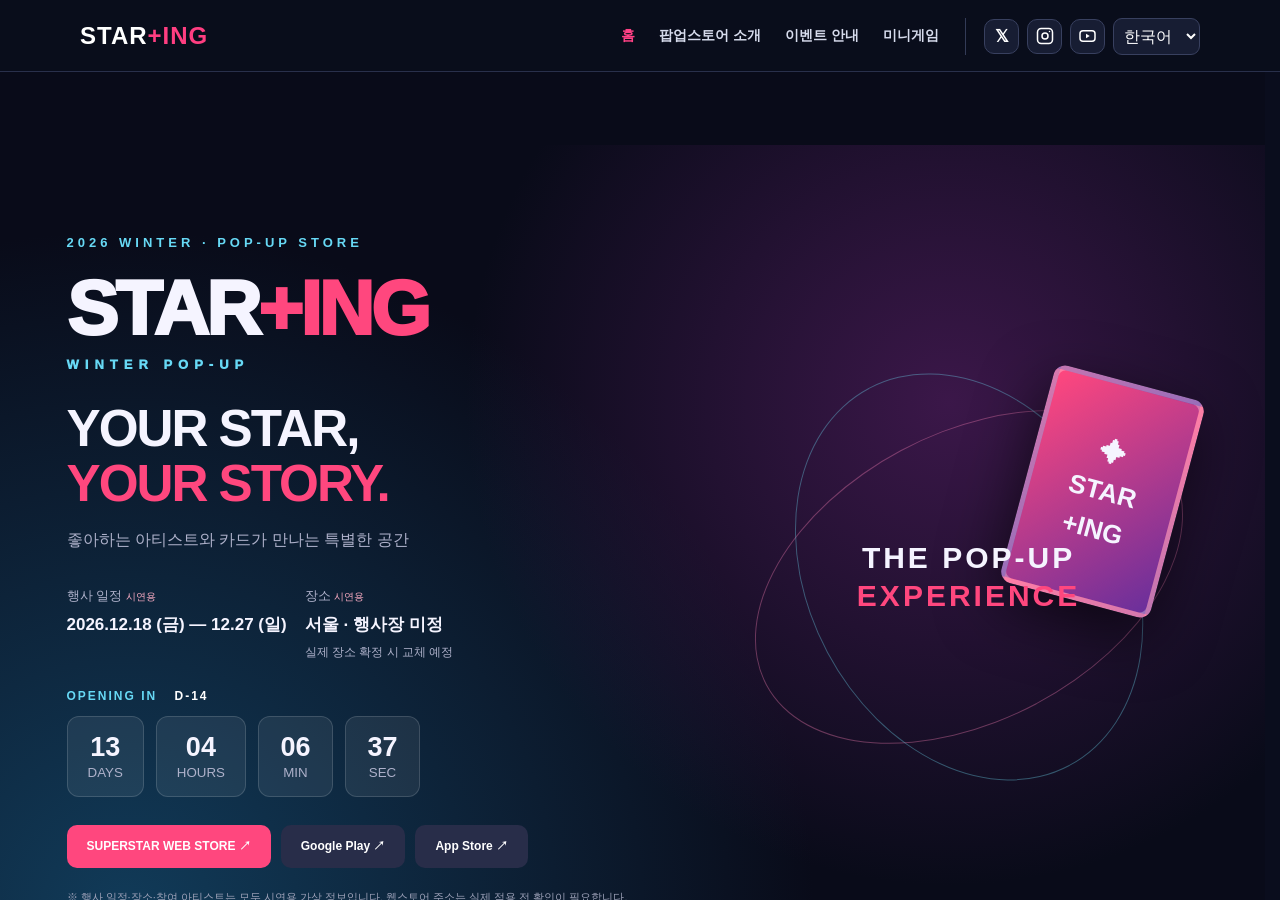
<file: index.html>
<!doctype html>
<html lang="ko"><head><meta charset="UTF-8"><meta name="viewport" content="width=device-width,initial-scale=1">
<title>STAR+ING | POP-UP</title><link rel="stylesheet" href="style.css">
<style>
html,body{margin:0;height:100%;overflow:hidden;background:#0a0d1d}
.shell-header{position:fixed;z-index:1000;top:0;left:0;right:0;height:72px;background:#090d1b;border-bottom:1px solid #29304b}
.shell-nav{height:100%;max-width:1160px;margin:auto;display:flex;align-items:center;gap:26px;padding:0 20px}
.shell-brand{color:white;font-size:24px;font-weight:900;letter-spacing:1px;text-decoration:none;white-space:nowrap}.shell-brand span{color:#ff3e81}
.shell-links{display:flex;align-items:center;gap:24px;margin-left:auto}.shell-links button{border:0;background:transparent;color:#d6dbec;font-size:14px;font-weight:650;cursor:pointer;white-space:nowrap;padding:9px 0}.shell-links button.active,.shell-links button:hover{color:#ff4185}
.shell-tools{display:flex;align-items:center;gap:8px;padding-left:18px;border-left:1px solid #333b57}
.social-btn{width:35px;height:35px;border:1px solid #38405f;border-radius:10px;background:#171d33;color:white;cursor:pointer;display:grid;place-items:center;text-decoration:none;font-weight:900;font-size:17px}.social-btn:hover{border-color:#ff4185;background:#273050}
.lang{background:#171d33;color:#fff;border:1px solid #38405f;border-radius:9px;padding:8px 6px;cursor:pointer}
#contentFrame{position:fixed;top:72px;left:0;width:100%;height:calc(100% - 72px);border:0;background:#0a0d1d}
.shell-toast{display:none;position:fixed;z-index:1100;right:20px;top:84px;background:#222a46;color:#fff;border:1px solid #485277;padding:12px 18px;border-radius:10px;box-shadow:0 10px 28px #0008}
@media(max-width:900px){.shell-nav{gap:10px}.shell-links{gap:10px}.shell-links button{font-size:12px}.shell-tools{padding-left:8px;gap:5px}.social-btn{width:30px;height:30px}}
@media(max-width:650px){.shell-header{height:105px}.shell-nav{flex-wrap:wrap;justify-content:space-between;align-content:center;gap:7px}.shell-links{order:3;width:100%;justify-content:space-between;margin:0}.shell-tools{margin-left:auto}#contentFrame{top:105px;height:calc(100% - 105px)}}
</style></head><body>
<header class="shell-header"><nav class="shell-nav" aria-label="주 메뉴">
<a class="shell-brand" href="#home" id="brand">STAR<span>+ING</span></a>
<div class="shell-links">
<button data-page="home.html" data-ko="홈" data-en="HOME">홈</button>
<button data-page="about.html" data-ko="팝업스토어 소개" data-en="ABOUT">팝업스토어 소개</button>
<button data-page="events.html" data-ko="이벤트 안내" data-en="EVENTS">이벤트 안내</button>
<button data-page="worldcup.html" data-ko="미니게임" data-en="MINI GAME">미니게임</button>
</div>
<div class="shell-tools">
<button class="social-btn" data-social="X" title="X 공식 계정 (연결 주소 설정 필요)" aria-label="X">𝕏</button>
<button class="social-btn" data-social="Instagram" title="인스타그램 공식 계정 (연결 주소 설정 필요)" aria-label="Instagram"><svg width="18" height="18" viewBox="0 0 24 24" fill="none" stroke="currentColor" stroke-width="2"><rect x="2" y="2" width="20" height="20" rx="5"/><circle cx="12" cy="12" r="4"/><circle cx="18" cy="6" r="1" fill="currentColor" stroke="none"/></svg></button>
<button class="social-btn" data-social="YouTube" title="유튜브 공식 채널 (연결 주소 설정 필요)" aria-label="YouTube"><svg width="19" height="18" viewBox="0 0 24 24" fill="none" stroke="currentColor" stroke-width="2"><rect x="2" y="5" width="20" height="14" rx="4"/><path d="m10 9 5 3-5 3z" fill="currentColor" stroke="none"/></svg></button>
<select class="lang" id="language" aria-label="언어 선택"><option value="ko">한국어</option><option value="en">English</option></select>
</div></nav></header>
<iframe id="contentFrame" name="contentFrame" src="home.html" title="STAR+ING 콘텐츠"></iframe>
<div class="shell-toast" id="shellToast" role="status"></div>
<script>
// 실제 공식 계정 URL이 확정되면 아래 세 값만 교체하세요.
const SOCIAL_URLS={X:'',Instagram:'',YouTube:''};
const pages=new Set(['home.html','about.html','events.html','worldcup.html','collection.html','guide.html','notice.html']);
const frame=document.getElementById('contentFrame');
const buttons=[...document.querySelectorAll('[data-page]')];
function go(page){if(!pages.has(page))return;frame.src=page;setActive(page);location.hash=page.replace('.html','')}
function setActive(page){buttons.forEach(b=>b.classList.toggle('active',b.dataset.page===page))}
buttons.forEach(b=>b.addEventListener('click',()=>go(b.dataset.page)));
document.getElementById('brand').addEventListener('click',e=>{e.preventDefault();go('home.html')});
let toastTimer;function toast(s){const t=document.getElementById('shellToast');t.textContent=s;t.style.display='block';clearTimeout(toastTimer);toastTimer=setTimeout(()=>t.style.display='none',3200)}
document.querySelectorAll('[data-social]').forEach(b=>b.addEventListener('click',()=>{const name=b.dataset.social,url=SOCIAL_URLS[name];if(url)window.open(url,'_blank','noopener,noreferrer');else toast(name+' 공식 채널 URL은 추후 연결 예정입니다.')}));
window.addEventListener('message',e=>{if(e.source!==frame.contentWindow)return;if(e.data?.type==='staring-page'){const p=e.data.page;if(pages.has(p)){setActive(p);history.replaceState(null,'','#'+p.replace('.html',''))}}});
// 현재 시연용 언어 전환은 공통 메뉴와 주요 페이지 제목/문구를 번역합니다.
const translatePairs={
'카드 이상형 월드컵':'Card World Cup','참여할 SUPERSTAR 시리즈를 선택하세요.':'Choose a SUPERSTAR series.','현장 이벤트':'On-site Events','공간에서 이어지는 팬 참여 프로그램 (시연용 기획안).':'Interactive fan activities (demo).','POP-UP STORE':'POP-UP STORE','팝업스토어 소개':'About the Pop-up','공지사항':'Notices','행사 일정 및 장소':'Event Schedule & Location','FAQ · 자주 묻는 질문':'FAQ','카드 갤러리':'Card Gallery','플레이존 & 스탬프 미션':'Play Zone & Stamp Mission','직원 카드 교환':'Staff Card Exchange','게임 메인화면으로 돌아가기':'Back to Game Home','시리즈 선택으로 돌아가기':'Back to Series','내가 선택한 우승 카드':'My Winning Card','다른 참가자의 선택 TOP 3':'Community Top 3'
};
function applyLanguage(){const lang=document.getElementById('language').value;buttons.forEach(b=>b.textContent=b.dataset[lang]);document.documentElement.lang=lang;try{const doc=frame.contentDocument;if(!doc)return;const walker=doc.createTreeWalker(doc.body,NodeFilter.SHOW_TEXT);while(walker.nextNode()){const node=walker.currentNode;if(node.parentElement.closest('script,style'))continue;if(node.__originalText===undefined)node.__originalText=node.nodeValue;const original=node.__originalText;if(lang==='ko'){node.nodeValue=original;continue}let value=original;for(const [ko,en] of Object.entries(translatePairs))value=value.replaceAll(ko,en);node.nodeValue=value}}catch(e){}}
document.getElementById('language').addEventListener('change',applyLanguage);
frame.addEventListener('load',applyLanguage);
const initial=location.hash.slice(1);if(initial&&pages.has(initial+'.html'))go(initial+'.html');else setActive('home.html');
</script></body></html>
</file>
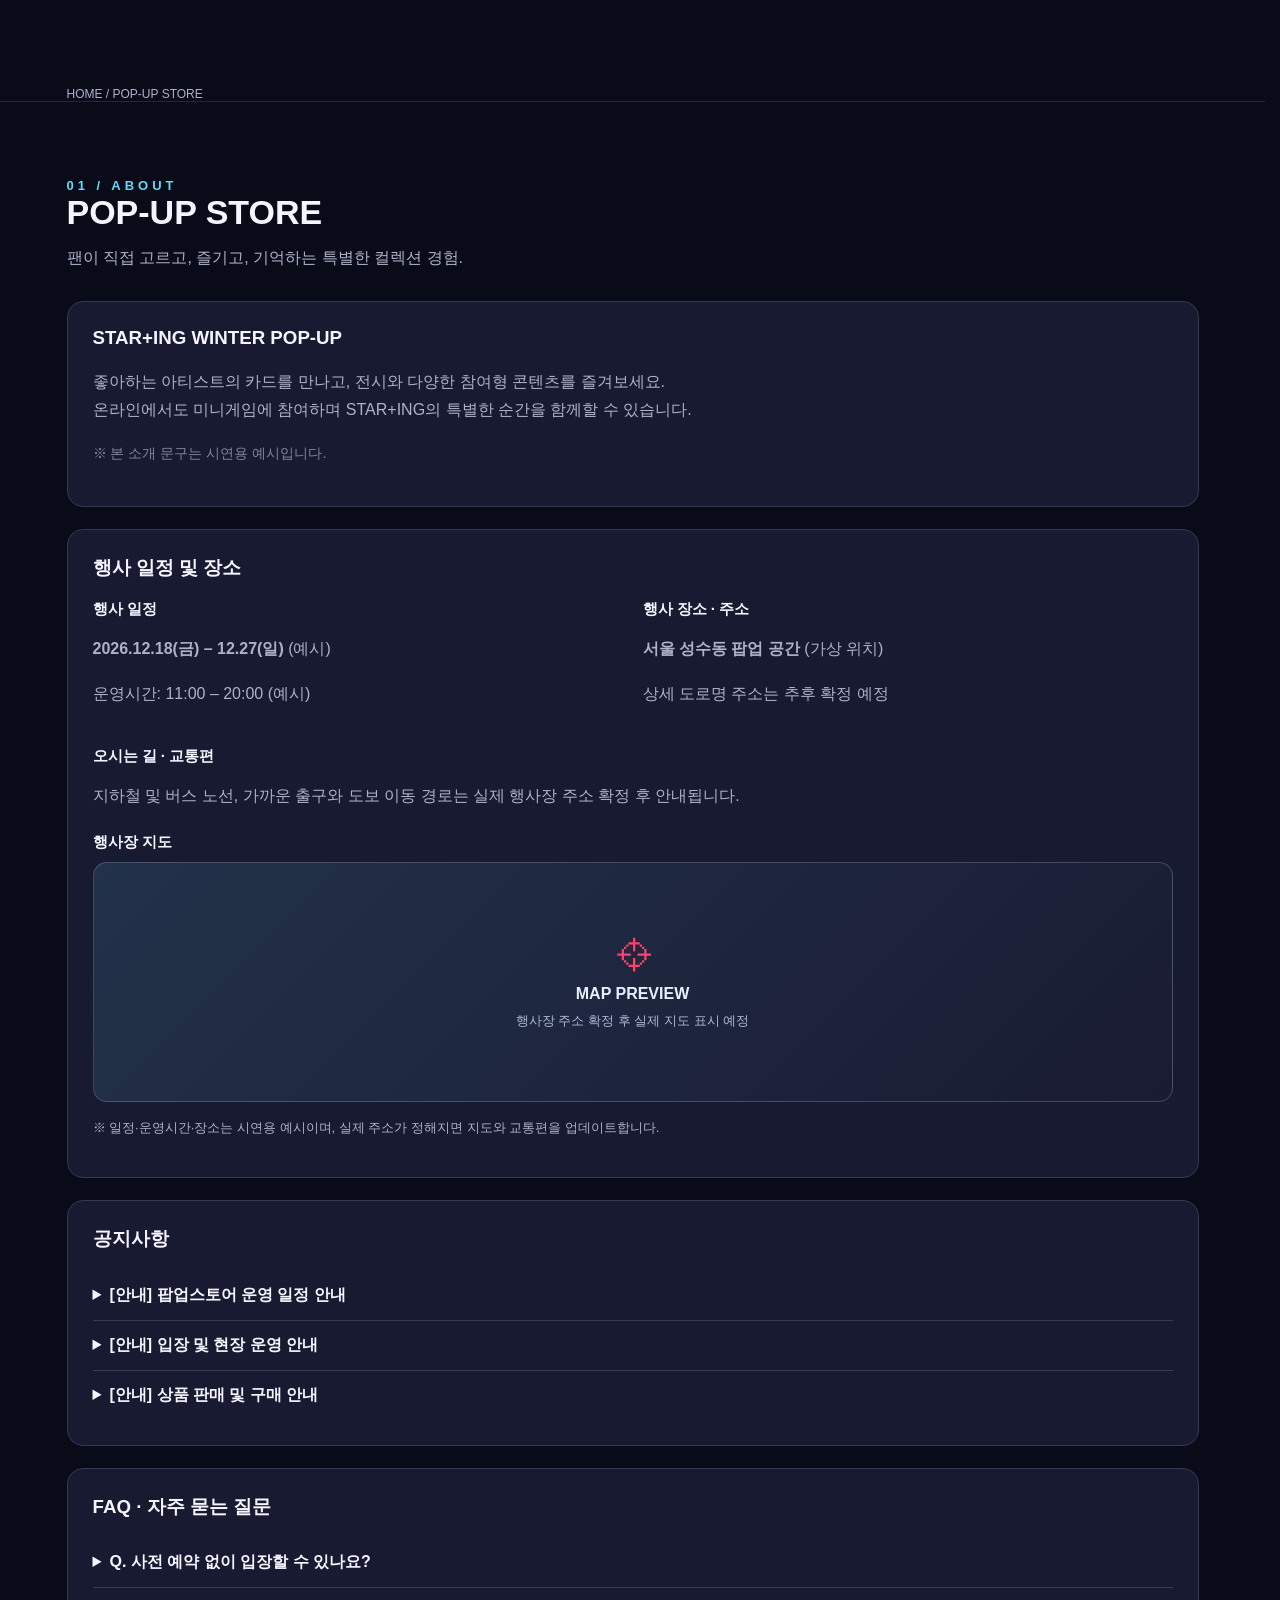
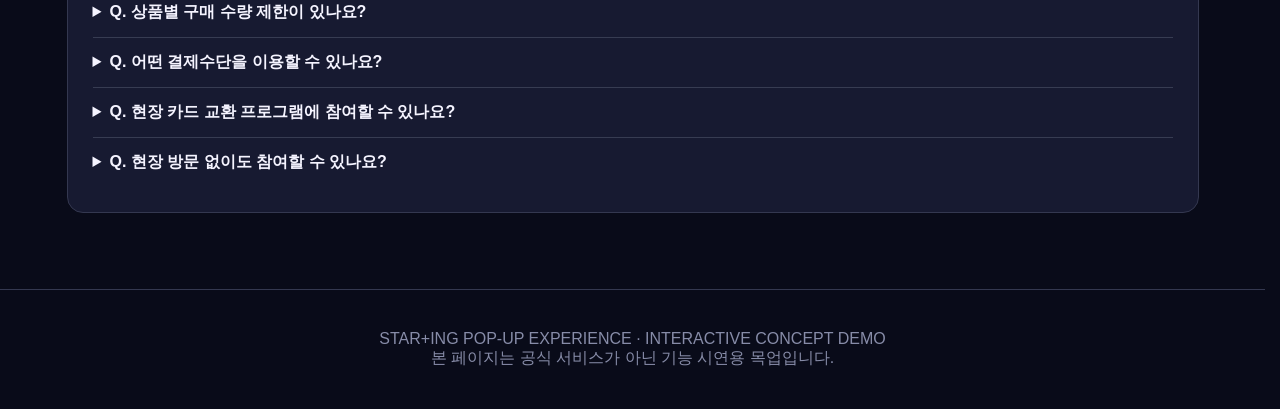
<file: about.html>
<!DOCTYPE html>

<html lang="ko">
<head>
<meta charset="utf-8"/>
<meta content="width=device-width,initial-scale=1" name="viewport"/>
<title>STAR+ING | POP-UP STORE</title>
<link href="style.css" rel="stylesheet"/>
<style>
        .popup-info-grid{display:grid;grid-template-columns:1fr 1fr;gap:20px;margin-top:18px}
        .popup-info-grid>div{min-width:0}
        .info-label{font-weight:800;color:#f4f6ff;font-size:15px;margin-bottom:10px}
        .map-demo{min-height:240px;border:1px solid rgba(170,190,235,.25);border-radius:14px;background:linear-gradient(135deg,#22324a,#191b32);display:flex;flex-direction:column;justify-content:center;align-items:center;gap:9px;text-align:center;padding:20px;color:#e9edff}
        .map-demo-pin{font-size:36px;color:#ff416f}
        .map-demo span,.info-note{font-size:13px;color:#aeb8d6}
        .info-note{margin-top:14px}
        @media(max-width:700px){.popup-info-grid{grid-template-columns:1fr;gap:8px}}
    </style>
<style>body{min-height:100vh} .crumb{padding-top:14px!important} html{scrollbar-gutter:stable}</style></head>
<body>

<main>
<div class="wrap crumb"><a href="home.html">HOME</a> / POP-UP STORE</div>
<section id="about">
<div class="wrap">
<div class="eyebrow">01 / ABOUT</div>
<h2>POP-UP STORE</h2>
<p class="lead">팬이 직접 고르고, 즐기고, 기억하는 특별한 컬렉션 경험.</p>
<div class="feature" style="margin-bottom:22px">
<h3>STAR+ING WINTER POP-UP</h3>
<p>좋아하는 아티스트의 카드를 만나고, 전시와 다양한 참여형 콘텐츠를 즐겨보세요.<br/>온라인에서도 미니게임에 참여하며 STAR+ING의 특별한 순간을 함께할 수 있습니다.</p>
<p style="opacity:.7;font-size:.9em">※ 본 소개 문구는 시연용 예시입니다.</p>
</div>
<!-- 행사 정보: 일정, 장소, 교통, 지도 통합 -->
<div class="feature" style="margin-bottom:22px">
<h3>행사 일정 및 장소</h3>
<div class="popup-info-grid">
<div><div class="info-label">행사 일정</div><p><strong>2026.12.18(금) – 12.27(일)</strong> (예시)</p><p>운영시간: 11:00 – 20:00 (예시)</p></div>
<div><div class="info-label">행사 장소 · 주소</div><p><strong>서울 성수동 팝업 공간</strong> (가상 위치)</p><p>상세 도로명 주소는 추후 확정 예정</p></div>
</div>
<div class="info-label" style="margin-top:22px">오시는 길 · 교통편</div>
<p>지하철 및 버스 노선, 가까운 출구와 도보 이동 경로는 실제 행사장 주소 확정 후 안내됩니다.</p>
<div class="info-label" style="margin-top:22px">행사장 지도</div>
<div aria-label="행사장 위치 확정 후 지도가 표시될 예정입니다" class="map-demo" role="img">
<div class="map-demo-pin">⌖</div>
<strong>MAP PREVIEW</strong>
<span>행사장 주소 확정 후 실제 지도 표시 예정</span>
</div>
<p class="info-note">※ 일정·운영시간·장소는 시연용 예시이며, 실제 주소가 정해지면 지도와 교통편을 업데이트합니다.</p>
</div>
<div class="feature" style="margin-top:22px">
<h3>공지사항</h3>
<div class="notice-list">
<details style="padding:14px 0;border-bottom:1px solid rgba(150,160,180,.25)"><summary style="cursor:pointer;font-weight:700">[안내] 팝업스토어 운영 일정 안내</summary><p>현재 안내된 일정은 시연용 예시입니다. 실제 행사 일정 및 운영시간은 확정 후 공지됩니다.</p></details>
<details style="padding:14px 0;border-bottom:1px solid rgba(150,160,180,.25)"><summary style="cursor:pointer;font-weight:700">[안내] 입장 및 현장 운영 안내</summary><p>입장 방식, 대기 및 혼잡 시 운영 정책은 추후 안내됩니다.</p></details>
<details style="padding:14px 0"><summary style="cursor:pointer;font-weight:700">[안내] 상품 판매 및 구매 안내</summary><p>판매 상품, 구매 제한, 결제수단 등 상세 사항은 추후 안내됩니다.</p></details>
</div>
</div>
<div class="feature" style="margin-top:22px">
<h3>FAQ · 자주 묻는 질문</h3>
<details style="padding:14px 0;border-bottom:1px solid rgba(150,160,180,.25)"><summary style="cursor:pointer;font-weight:700">Q. 사전 예약 없이 입장할 수 있나요?</summary><p>입장 및 예약 운영 방식은 아직 확정되지 않았습니다. 확정 시 공지사항에서 안내할 예정입니다.</p></details>
<details style="padding:14px 0;border-bottom:1px solid rgba(150,160,180,.25)"><summary style="cursor:pointer;font-weight:700">Q. 상품별 구매 수량 제한이 있나요?</summary><p>상품별 구매 제한 여부 및 수량은 추후 공지됩니다.</p></details>
<details style="padding:14px 0;border-bottom:1px solid rgba(150,160,180,.25)"><summary style="cursor:pointer;font-weight:700">Q. 어떤 결제수단을 이용할 수 있나요?</summary><p>이용 가능한 결제수단은 행사 운영 확정 후 안내됩니다.</p></details>
<details style="padding:14px 0;border-bottom:1px solid rgba(150,160,180,.25)"><summary style="cursor:pointer;font-weight:700">Q. 현장 카드 교환 프로그램에 참여할 수 있나요?</summary><p>직원 카드 교환 프로그램은 기획 중인 시연 콘텐츠이며, 실제 운영 여부와 세부 규칙은 추후 확정됩니다.</p></details>
<details style="padding:14px 0"><summary style="cursor:pointer;font-weight:700">Q. 현장 방문 없이도 참여할 수 있나요?</summary><p>온라인 미니게임은 웹사이트에서 체험할 수 있습니다. 실제 행사 참여 범위는 추후 안내됩니다.</p><a class="btn secondary" href="worldcup.html">미니게임 바로가기</a></details>
</div>
</div>
</section>
</main>
<footer>STAR+ING POP-UP EXPERIENCE · INTERACTIVE CONCEPT DEMO<br/>본 페이지는 공식 서비스가 아닌 기능 시연용 목업입니다.</footer>
<div class="toast" id="toast"></div>
<div class="modal" id="modal">
<div class="modal-box">
<div id="modalContent"></div><button class="btn secondary" onclick="document.getElementById('modal').classList.remove('open')" style="width:100%;margin-top:15px">닫기</button>
</div>
</div>
<script src="common.js"></script>
<script>try{parent.postMessage({type:'staring-page',page:location.pathname.split('/').pop()},'*')}catch(e){}</script></body>
</html>
</file>
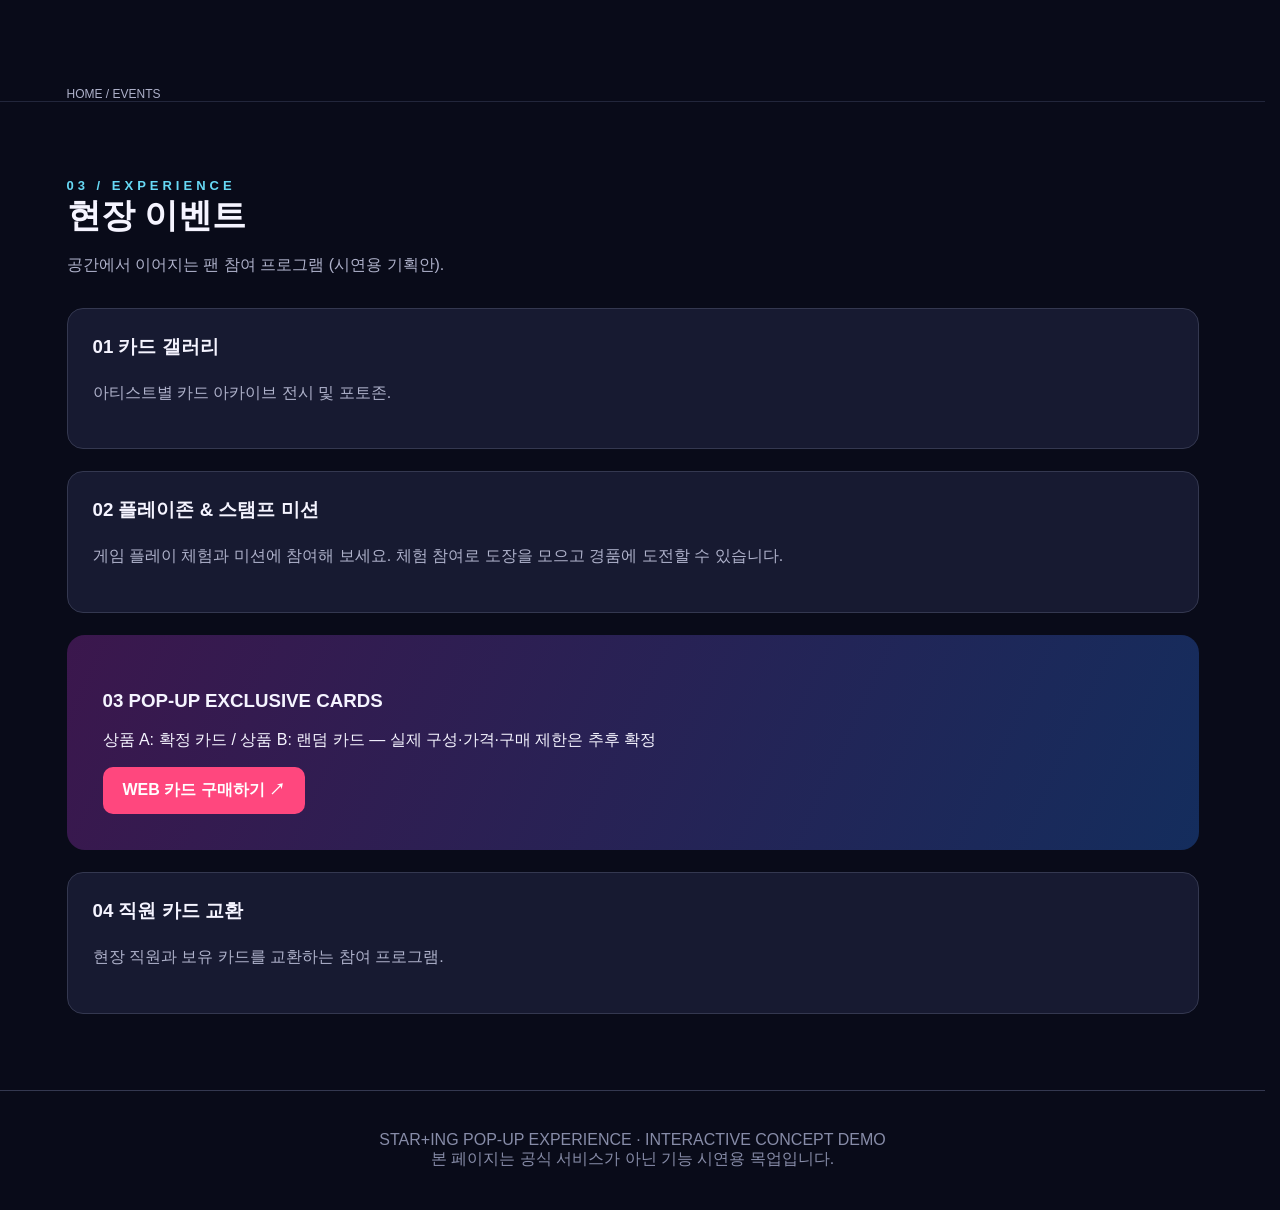
<file: events.html>
<!DOCTYPE html>

<html lang="ko">
<head>
<meta charset="utf-8"/>
<meta content="width=device-width,initial-scale=1" name="viewport"/>
<title>
   STAR+ING | EVENTS
  </title>
<link href="style.css" rel="stylesheet"/>
<style>body{min-height:100vh} .crumb{padding-top:14px!important} html{scrollbar-gutter:stable}</style></head>
<body>

<main>
<div class="wrap crumb">
<a href="home.html">
     HOME
    </a>
    / EVENTS
   </div>
<section id="events">
<div class="wrap">
<div class="eyebrow">
      03 / EXPERIENCE
     </div>
<h2>
      현장 이벤트
     </h2>
<p class="lead">
      공간에서 이어지는 팬 참여 프로그램 (시연용 기획안).
     </p>
<div class="event-stack" style="display:flex;flex-direction:column;gap:22px">
<div class="feature">
<h3>
        01 카드 갤러리
       </h3>
<p>
        아티스트별 카드 아카이브 전시 및 포토존.
       </p>
</div>
<div class="feature">
<h3>
        02 플레이존 &amp; 스탬프 미션
       </h3>
<p>
        게임 플레이 체험과 미션에 참여해 보세요. 체험 참여로 도장을 모으고 경품에 도전할 수 있습니다.
       </p>
</div>
<div class="banner">
<h3>
        03 POP-UP EXCLUSIVE CARDS
       </h3>
<p>
        상품 A: 확정 카드 / 상품 B: 랜덤 카드 — 실제 구성·가격·구매 제한은 추후 확정
       </p>
<button class="btn" onclick="toast('데모입니다. 실제 구매 페이지는 연결되지 않습니다.')">
        WEB 카드 구매하기 ↗
       </button>
</div>
<div class="feature">
<h3>
        04 직원 카드 교환
       </h3>
<p>
        현장 직원과 보유 카드를 교환하는 참여 프로그램.
       </p>
</div>
</div>
</div>
</section>
</main>
<footer>
   STAR+ING POP-UP EXPERIENCE · INTERACTIVE CONCEPT DEMO
   <br/>
   본 페이지는 공식 서비스가 아닌 기능 시연용 목업입니다.
  </footer>
<div class="toast" id="toast">
</div>
<div class="modal" id="modal">
<div class="modal-box">
<div id="modalContent">
</div>
<button class="btn secondary" onclick="document.getElementById('modal').classList.remove('open')" style="width:100%;margin-top:15px">
     닫기
    </button>
</div>
</div>
<script src="common.js">
</script>
<script>try{parent.postMessage({type:'staring-page',page:location.pathname.split('/').pop()},'*')}catch(e){}</script></body>
</html>
</file>
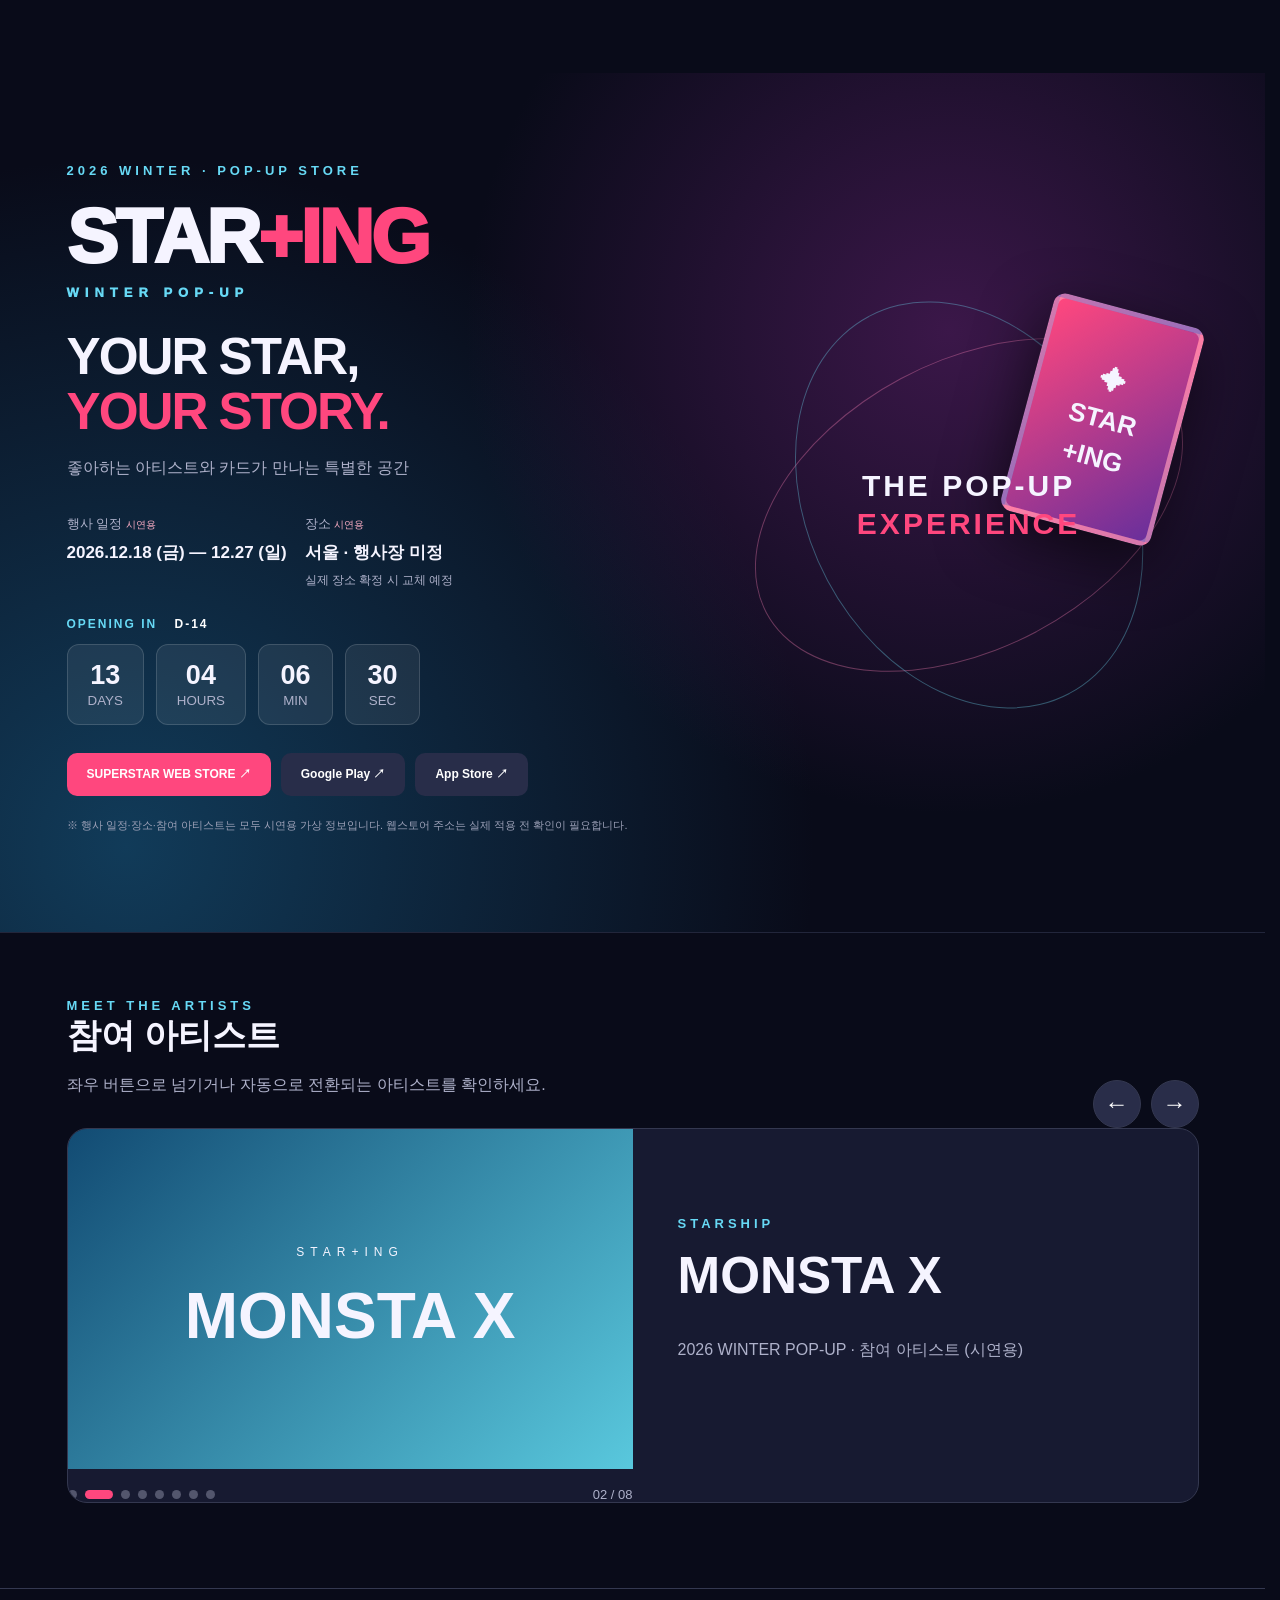
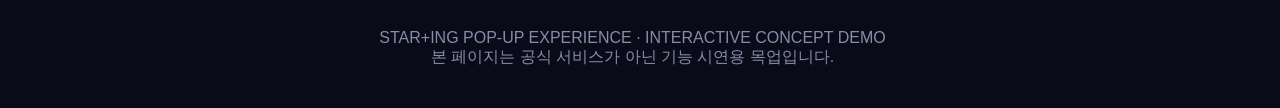
<file: home.html>
<!DOCTYPE html>
<html lang="ko"><head><meta charset="utf-8"/><meta content="width=device-width,initial-scale=1" name="viewport"/><title>STAR+ING | HOME</title><link href="style.css" rel="stylesheet"/><style>body{min-height:100vh} .crumb{padding-top:14px!important} html{scrollbar-gutter:stable}</style></head><body><main class="home-main"><section class="home-hero"><div class="wrap home-layout"><div><div class="eyebrow">2026 WINTER · POP-UP STORE</div><div class="hero-brand">STAR<span>+ING</span><small>WINTER POP-UP</small></div><h1>YOUR STAR,<br/><em>YOUR STORY.</em></h1><p class="lead">좋아하는 아티스트와 카드가 만나는 특별한 공간</p><div class="home-facts"><div><small>행사 일정 <span class="demo-mark">시연용</span></small><b>2026.12.18 (금) — 12.27 (일)</b></div><div><small>장소 <span class="demo-mark">시연용</span></small><b>서울 · 행사장 미정</b><span>실제 장소 확정 시 교체 예정</span></div></div><div class="count-label">OPENING IN <span id="ddayText">D-DAY</span></div><div class="count" id="countdown"></div><div class="home-actions"><a class="btn" href="https://store.superstar.dalcomsoft.com/" rel="noopener noreferrer" target="_blank">SUPERSTAR WEB STORE ↗</a><a class="btn secondary" href="https://play.google.com/store/search?q=superstar%20dalcomsoft&amp;c=apps" rel="noopener noreferrer" target="_blank">Google Play ↗</a><a class="btn secondary" href="https://apps.apple.com/kr/search?term=superstar%20dalcomsoft" rel="noopener noreferrer" target="_blank">App Store ↗</a></div><p class="demo-note">※ 행사 일정·장소·참여 아티스트는 모두 시연용 가상 정보입니다. 웹스토어 주소는 실제 적용 전 확인이 필요합니다.</p></div><div class="home-art"><div class="orbit orbit-a"></div><div class="orbit orbit-b"></div><div class="home-art-title">THE POP-UP<br/><strong>EXPERIENCE</strong></div><div class="floating-card">✦<br/>STAR<br/>+ING</div></div></div></section><section class="artist-section"><div class="wrap"><div class="section-heading"><div><div class="eyebrow">MEET THE ARTISTS</div><h2>참여 아티스트</h2><p class="lead">좌우 버튼으로 넘기거나 자동으로 전환되는 아티스트를 확인하세요.</p></div><div class="slider-controls"><button aria-label="이전 아티스트" class="slider-arrow" id="artistPrev">←</button><button aria-label="다음 아티스트" class="slider-arrow" id="artistNext">→</button></div></div><div aria-live="polite" class="artist-stage" id="artistStage"><div class="artist-portrait" id="artistPortrait"><span>STAR+ING</span><strong id="artistMonogram">IVE</strong></div><div class="artist-info"><span class="eyebrow" id="artistAgency">STARSHIP</span><h3 id="artistName">IVE</h3><p>2026 WINTER POP-UP · 참여 아티스트 (시연용)</p>
    <!-- <a class="btn secondary" href="collection.html">카드 컬렉션 보기 →</a></div> -->
</div><div class="slider-bottom"><div class="artist-dots" id="artistDots"></div><span id="artistPosition">01 / 08</span></div></div></section></main><footer>STAR+ING POP-UP EXPERIENCE · INTERACTIVE CONCEPT DEMO<br/>본 페이지는 공식 서비스가 아닌 기능 시연용 목업입니다.</footer><div class="toast" id="toast"></div><div class="modal" id="modal"><div class="modal-box"><div id="modalContent"></div><button class="btn secondary" onclick="document.getElementById('modal').classList.remove('open')" style="width:100%;margin-top:15px">닫기</button></div></div><script src="common.js"></script><script src="home.js"></script><script>try{parent.postMessage({type:'staring-page',page:location.pathname.split('/').pop()},'*')}catch(e){}</script></body></html>
</file>
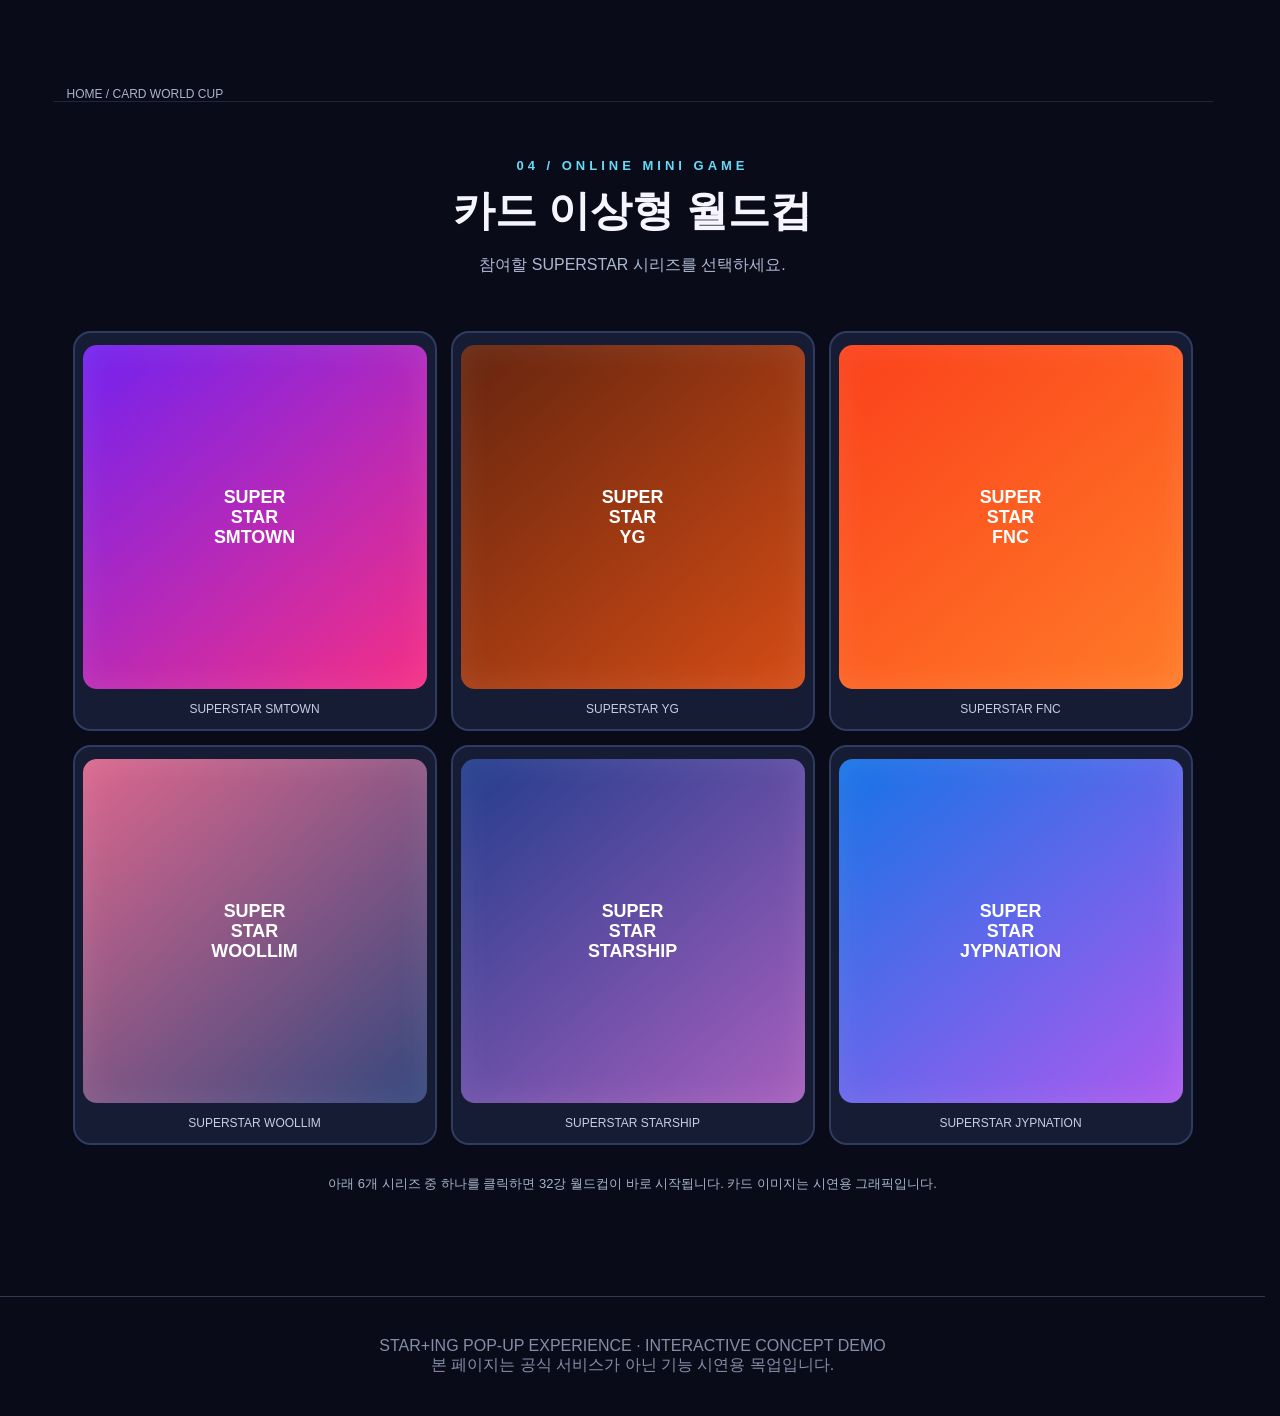
<file: worldcup.html>
<!DOCTYPE html>

<html lang="ko">
<head>
<meta charset="utf-8"/><meta content="width=device-width,initial-scale=1" name="viewport"/>
<title>STAR+ING | 카드 이상형 월드컵</title><link href="style.css" rel="stylesheet"/>
<style>
.wc-shell{max-width:1160px;margin:auto;padding:48px 20px 90px}.wc-title{text-align:center;margin:8px 0 34px}.wc-title h1{font-size:clamp(25px,4vw,42px);margin:10px 0}.wc-muted{color:#aeb8d3}.wc-hidden{display:none!important}.wc-series{display:grid;grid-template-columns:repeat(3,minmax(0,1fr));gap:14px;margin:55px auto 30px}.wc-series-btn{cursor:pointer;background:#171c35;border:2px solid #303b61;border-radius:18px;padding:12px 8px;color:white;min-height:155px;transition:.2s}.wc-series-btn:hover,.wc-series-btn:focus-visible{border-color:#ff3d83;transform:translateY(-5px)}.wc-series-icon{aspect-ratio:1;display:flex;align-items:center;justify-content:center;border-radius:14px;margin-bottom:10px;font-size:clamp(13px,1.4vw,20px);font-weight:900;white-space:pre-line;text-align:center;line-height:1.12;box-shadow:inset 0 0 35px #ffffff18}.wc-series-btn small{font-size:12px;color:#c7cde4}.wc-match-head{text-align:center;font-size:clamp(21px,3vw,32px);font-weight:800;margin:15px 0 24px}.wc-duel{display:grid;grid-template-columns:minmax(0,1fr) 76px minmax(0,1fr);align-items:center;gap:0}.wc-pick{display:block;width:100%;padding:0;border:2px solid transparent;background:none;color:white;cursor:pointer;border-radius:14px;overflow:hidden;transition:.18s}.wc-pick:hover,.wc-pick:focus-visible{border-color:#ff4185;transform:scale(1.015)}.wc-pick-image{height:min(54vh,540px);min-height:300px;display:flex;align-items:center;justify-content:center;overflow:hidden;background:#1d2544}.wc-pick-image img{height:100%;width:100%;object-fit:cover}.wc-card-art{width:100%;height:100%;min-height:300px;display:flex;flex-direction:column;align-items:center;justify-content:center;gap:18px;padding:20px;text-align:center;background:linear-gradient(145deg,var(--a),var(--b));position:relative}.wc-card-art:before{content:'✦';position:absolute;top:18px;left:24px;font-size:35px;color:#ffffff70}.wc-card-art strong{font-size:clamp(24px,3vw,43px);line-height:1.15}.wc-card-art span{letter-spacing:.2em;font-size:15px}.wc-card-art em{font-size:12px;font-style:normal;border:1px solid #ffffff70;border-radius:20px;padding:6px 15px}.wc-card-name{padding:14px;background:#171c35;font-weight:700;font-size:18px;min-height:82px}.wc-card-name small{display:block;color:#b4c1df;font-weight:400;margin-top:6px}.wc-vs{text-align:center;font-size:clamp(24px,4vw,47px);font-weight:1000;color:#fb569a;text-shadow:0 0 18px #ff429a55}.wc-actions{text-align:center;margin:30px auto}.wc-action{background:#263254;color:white;border:1px solid #46547c;border-radius:10px;padding:12px 22px;cursor:pointer;font-weight:700}.wc-action:hover{background:#364876}.wc-result-layout{display:grid;grid-template-columns:minmax(0,1fr) minmax(0,1fr);gap:24px;align-items:start}.wc-panel{background:#161b33;border:1px solid #333c60;border-radius:18px;padding:22px}.wc-panel h3{margin:0 0 20px}.wc-winner{max-width:350px;margin:auto}.wc-rank{display:flex;gap:14px;align-items:center;border-bottom:1px solid #303958;padding:12px 0}.wc-rank:last-child{border:0}.wc-rank-num{font-size:25px;font-weight:900;color:#ffb44d;min-width:30px}.wc-rank-thumb{width:70px;height:88px;flex-shrink:0;border-radius:8px;overflow:hidden}.wc-rank-thumb .wc-card-art{min-height:0;gap:2px;padding:4px}.wc-rank-thumb .wc-card-art strong{font-size:10px}.wc-rank-thumb .wc-card-art span,.wc-rank-thumb .wc-card-art em{font-size:7px;letter-spacing:0}.wc-rank-thumb .wc-card-art:before{display:none}.wc-rank-bar{height:8px;border-radius:8px;background:#303b5e;margin-top:7px;overflow:hidden}.wc-rank-bar i{display:block;height:100%;background:linear-gradient(90deg,#ff4085,#ffb45c)}.wc-note{text-align:center;color:#aab3cc;font-size:13px;margin-top:18px}.wc-round-choose{margin-top:24px;text-align:center}.wc-round-choose select{background:#222b4b;color:white;border:1px solid #46547c;border-radius:9px;padding:11px 16px;margin-right:8px}.wc-pick:disabled{opacity:.6;cursor:default}@media(max-width:850px){.wc-series{grid-template-columns:repeat(4,1fr)}.wc-result-layout{grid-template-columns:1fr}}@media(max-width:560px){.wc-series{grid-template-columns:repeat(2,1fr)}.wc-duel{grid-template-columns:minmax(0,1fr) 40px minmax(0,1fr)}.wc-pick-image{height:300px;min-height:0}.wc-card-art{min-height:0;gap:8px;padding:8px}.wc-card-art strong{font-size:17px}.wc-card-art span{font-size:10px}.wc-card-art em{font-size:9px}.wc-card-name{font-size:13px;padding:8px;min-height:72px}.wc-vs{font-size:22px}}

/* 선택 카드가 중앙으로 이동하고 탈락 카드는 화면 바깥으로 퇴장 */
.wc-duel{position:relative;isolation:isolate}
.wc-pick{position:relative;will-change:transform,opacity;transform-origin:center center}
.wc-duel.wc-animating .wc-pick{pointer-events:none}
.wc-duel.wc-animating .wc-vs{opacity:0;transition:opacity .18s ease}
.wc-duel.wc-animating .wc-pick.wc-selected{z-index:5;transform:translateX(var(--wc-center-shift)) scale(1.065);box-shadow:0 0 40px #ff418577;border-color:#ff4185;transition:transform .52s cubic-bezier(.2,.8,.2,1),box-shadow .4s, border-color .2s}
.wc-duel.wc-animating .wc-pick.wc-rejected{z-index:1;transform:translateX(var(--wc-exit-shift)) scale(.82) rotate(var(--wc-exit-rotate));opacity:0;filter:blur(5px);transition:transform .52s ease-in,opacity .46s ease-in,filter .46s ease-in}
@media(prefers-reduced-motion:reduce){.wc-duel.wc-animating .wc-pick.wc-selected,.wc-duel.wc-animating .wc-pick.wc-rejected{transition-duration:.01ms}}
</style>
<style>body{min-height:100vh} .crumb{padding-top:14px!important} html{scrollbar-gutter:stable}</style></head>
<body>

<main><div class="wrap crumb"><a href="home.html">HOME</a> / CARD WORLD CUP</div><section class="wc-shell">
<div class="wc-title"><div class="eyebrow">04 / ONLINE MINI GAME</div><h1>카드 이상형 월드컵</h1><p class="wc-muted" id="wcSubtitle">참여할 SUPERSTAR 시리즈를 선택하세요.</p></div>
<div id="wcHome"><div class="wc-series" id="wcSeries"></div><p class="wc-note">아래 6개 시리즈 중 하나를 클릭하면 32강 월드컵이 바로 시작됩니다. 카드 이미지는 시연용 그래픽입니다.</p></div>
<div class="wc-hidden" id="wcPlaying"><div class="wc-match-head" id="wcRound"></div><div class="wc-duel"><button aria-label="왼쪽 카드 선택" class="wc-pick" id="wcLeft" type="button"></button><div class="wc-vs">VS</div><button aria-label="오른쪽 카드 선택" class="wc-pick" id="wcRight" type="button"></button></div><div class="wc-actions"><button class="wc-action" id="wcQuit" type="button">시리즈 선택으로 돌아가기</button></div></div>
<div class="wc-hidden" id="wcFinished"><div class="wc-result-layout"><div class="wc-panel"><h3>🏆 내가 선택한 우승 카드</h3><div class="wc-winner" id="wcWinner"></div></div><div class="wc-panel"><h3>🏅 다른 참가자의 선택 TOP 3</h3><div id="wcTopThree"></div><p class="wc-note">시연용 랭킹: 이 브라우저의 완료 결과만 집계합니다. 실제 전체 이용자 순위가 아닙니다.</p></div></div><div class="wc-actions"><button class="wc-action" id="wcRestart" type="button">게임 메인화면으로 돌아가기</button></div></div>
</section></main>
<footer>STAR+ING POP-UP EXPERIENCE · INTERACTIVE CONCEPT DEMO<br/>본 페이지는 공식 서비스가 아닌 기능 시연용 목업입니다.</footer>
<script>
/* 추후 스프레드시트 연동 시 아래 SERIES와 CARD_DATA를 API/CSV 데이터로 교체하세요.
   카드 필드: id, series, artist, theme, image, colorA, colorB */
const SERIES=[
{id:'SM',label:'SMTOWN',logo:'SUPER\nSTAR\nSMTOWN',a:'#7322ef',b:'#f52f85'},
{id:'YG',label:'YG',logo:'SUPER\nSTAR\nYG',a:'#65250f',b:'#d54c15'},
{id:'FNC',label:'FNC',logo:'SUPER\nSTAR\nFNC',a:'#fb411b',b:'#ff7b28'},
{id:'WOOLLIM',label:'WOOLLIM',logo:'SUPER\nSTAR\nWOOLLIM',a:'#db678d',b:'#35477d'},
{id:'STARSHIP',label:'STARSHIP',logo:'SUPER\nSTAR\nSTARSHIP',a:'#243d8d',b:'#a65fbd'},
{id:'JYP',label:'JYPNATION',logo:'SUPER\nSTAR\nJYPNATION',a:'#1673e6',b:'#ad5aef'}];
const ARTISTS={SM:['aespa','NCT','Red Velvet','RIIZE'],YG:['TREASURE','BABYMONSTER','WINNER','BLACKPINK'],FNC:['FTISLAND','CNBLUE','N.Flying','P1Harmony'],GFRIEND:['GFRIEND'],WOOLLIM:['INFINITE','Golden Child','Rocket Punch','DRIPPIN'],STARSHIP:['IVE','MONSTA X','CRAVITY','WJSN'],JYP:['TWICE','Stray Kids','ITZY','NMIXX']};
const THEMES=['MIDNIGHT','DREAM','FROST','NEON','STARDUST','GLOW','MOONLIGHT','SPARK'];
const CARD_DATA=SERIES.flatMap(s=>Array.from({length:32},(_,i)=>({id:s.id+'-'+String(i+1).padStart(3,'0'),series:s.id,artist:ARTISTS[s.id][i%ARTISTS[s.id].length],theme:THEMES[Math.floor(i/ARTISTS[s.id].length)%THEMES.length],image:'',colorA:s.a,colorB:s.b})));
const el=id=>document.getElementById(id);
const escapeHTML=x=>String(x).replace(/[&<>"']/g,c=>({'&':'&amp;','<':'&lt;','>':'&gt;','"':'&quot;',"'":'&#39;'}[c]));
const shuffle=a=>{let b=[...a];for(let i=b.length-1;i>0;i--){let j=Math.floor(Math.random()*(i+1));[b[i],b[j]]=[b[j],b[i]]}return b};
function art(c){
  if(c.image){return `<img src="${escapeHTML(c.image)}" alt="${escapeHTML(c.artist+' '+c.theme)}">`;}
  return `<div class="wc-card-art" style="--a:${escapeHTML(c.colorA)};--b:${escapeHTML(c.colorB)}"><em>SUPERSTAR · ${escapeHTML(c.series)}</em><strong>${escapeHTML(c.artist)}</strong><span>${escapeHTML(c.theme)}</span><em>STAR+ING CARD</em></div>`;
}
function cardHTML(c){return '<div class="wc-pick-image">'+art(c)+'</div><div class="wc-card-name">'+escapeHTML(c.artist)+'<small>'+escapeHTML(c.theme)+'</small></div>'}
let activeSeries=null,round=[],next=[],matchIndex=0,roundCount=0,history=[],isAnimating=false;
function view(id){['wcHome','wcPlaying','wcFinished'].forEach(x=>el(x).classList.toggle('wc-hidden',x!==id));window.scrollTo({top:0,behavior:'smooth'})}
function home(){activeSeries=null;el('wcSubtitle').textContent='참여할 SUPERSTAR 시리즈를 선택하세요.';view('wcHome')}
function begin(id){activeSeries=id;let size=32;let pool=CARD_DATA.filter(c=>c.series===id);if(pool.length<size){alert('선택한 시리즈의 카드 수가 부족합니다.');return}round=shuffle(pool).slice(0,size);roundCount=round.length;next=[];matchIndex=0;history=[];el('wcSubtitle').textContent=SERIES.find(s=>s.id===id).label+' · 마음에 드는 카드를 클릭하세요.';view('wcPlaying');renderMatch()}
function renderMatch(){isAnimating=false;const duel=document.querySelector('.wc-duel');duel.classList.remove('wc-animating');el('wcLeft').classList.remove('wc-selected','wc-rejected');el('wcRight').classList.remove('wc-selected','wc-rejected');const a=round[matchIndex*2],b=round[matchIndex*2+1];el('wcRound').textContent=roundCount+'강   '+(matchIndex+1)+' / '+(roundCount/2);el('wcLeft').innerHTML=cardHTML(a);el('wcRight').innerHTML=cardHTML(b);el('wcLeft').onclick=()=>animatePick(a,'left');el('wcRight').onclick=()=>animatePick(b,'right')}
function animatePick(card,side){
  if(isAnimating)return;
  isAnimating=true;
  const duel=document.querySelector('.wc-duel');
  const selected=el(side==='left'?'wcLeft':'wcRight');
  const rejected=el(side==='left'?'wcRight':'wcLeft');
  const selectedRect=selected.getBoundingClientRect();
  const duelRect=duel.getBoundingClientRect();
  const centerShift=(duelRect.left+duelRect.width/2)-(selectedRect.left+selectedRect.width/2);
  const exitShift=side==='left'?window.innerWidth: -window.innerWidth;
  selected.style.setProperty('--wc-center-shift',centerShift+'px');
  rejected.style.setProperty('--wc-exit-shift',exitShift+'px');
  rejected.style.setProperty('--wc-exit-rotate',side==='left'?'12deg':'-12deg');
  selected.classList.add('wc-selected');
  rejected.classList.add('wc-rejected');
  duel.classList.add('wc-animating');
  window.setTimeout(()=>{
    selected.style.removeProperty('--wc-center-shift');
    rejected.style.removeProperty('--wc-exit-shift');
    rejected.style.removeProperty('--wc-exit-rotate');
    pick(card);
  },window.matchMedia('(prefers-reduced-motion: reduce)').matches?30:650);
}
function pick(c){next.push(c);history.push(c.id);matchIndex++;if(matchIndex*2<round.length){renderMatch();return}if(next.length===1){finish(next[0]);return}round=next;roundCount=round.length;next=[];matchIndex=0;renderMatch()}
function readRanks(){try{return JSON.parse(localStorage.getItem('staring_wc_results_v3')||'{}')}catch(e){return {}}}
function finish(winner){isAnimating=false;document.querySelector('.wc-duel').classList.remove('wc-animating');let data=readRanks();data[activeSeries]??={};data[activeSeries][winner.id]=(data[activeSeries][winner.id]||0)+1;try{localStorage.setItem('staring_wc_results_v3',JSON.stringify(data))}catch(e){}el('wcWinner').innerHTML=cardHTML(winner);let entries=Object.entries(data[activeSeries]).sort((a,b)=>b[1]-a[1]).slice(0,3);let max=entries[0]?.[1]||1;el('wcTopThree').innerHTML=entries.map(([id,count],i)=>{let c=CARD_DATA.find(x=>x.id===id);if(!c)return '';return '<div class="wc-rank"><div class="wc-rank-num">'+(i+1)+'</div><div class="wc-rank-thumb">'+art(c)+'</div><div style="flex:1"><b>'+escapeHTML(c.artist)+' · '+escapeHTML(c.theme)+'</b><div class="wc-muted">우승 '+count+'회'+(id===winner.id?' · 내 선택':'')+'</div><div class="wc-rank-bar"><i style="width:'+(count/max*100)+'%"></i></div></div></div>'}).join('');view('wcFinished')}
el('wcSeries').innerHTML=SERIES.map(s=>'<button type="button" class="wc-series-btn" data-series="'+s.id+'"><div class="wc-series-icon" style="background:linear-gradient(140deg,'+s.a+','+s.b+')">'+s.logo.replaceAll('\n','<br>')+'</div><small>SUPERSTAR '+s.label+'</small></button>').join('');
el('wcSeries').querySelectorAll('button').forEach(b=>b.addEventListener('click',()=>begin(b.dataset.series)));
el('wcQuit').onclick=home;el('wcRestart').onclick=home;
</script>
<script>try{parent.postMessage({type:'staring-page',page:location.pathname.split('/').pop()},'*')}catch(e){}</script></body></html>
</file>
<file: style.css>
:root{--bg:#090b19;--panel:#171a31;--line:#343850;--pink:#ff477e;--blue:#67d9f5;--text:#f5f4ff;--muted:#aeb1ca}*{box-sizing:border-box}body{margin:0;background:var(--bg);color:var(--text);font-family:Arial,'Malgun Gothic',sans-serif}button,input,select{font:inherit}button{cursor:pointer}a{color:inherit;text-decoration:none}.wrap{max-width:1180px;margin:auto;padding:0 24px}header{position:sticky;top:0;z-index:10;background:#090b19ee;border-bottom:1px solid var(--line)}nav{display:flex;align-items:center;gap:22px;min-height:72px;flex-wrap:wrap}nav a{font-size:13px;color:#c5c5d8}nav a:hover{color:var(--pink)}.logo{font-size:24px;font-weight:900;letter-spacing:2px;margin-right:auto;color:white}.logo span{color:var(--pink)}.hero{min-height:540px;display:flex;align-items:center;background:radial-gradient(ellipse at 75% 35%,#5d164b 0%,transparent 45%),radial-gradient(ellipse at 20% 90%,#0c4971 0%,transparent 50%),#090b19}.eyebrow{color:var(--blue);letter-spacing:4px;font-size:13px;font-weight:bold}.hero h1{font-size:clamp(48px,8vw,102px);line-height:.95;letter-spacing:-4px;margin:18px 0}.hero h1 em{color:var(--pink);font-style:normal}.hero p{color:#d1cfe2;line-height:1.8}.btn{border:0;border-radius:10px;background:var(--pink);color:white;padding:13px 20px;font-weight:bold}.btn.secondary{background:#282d49}.btn.outline{background:transparent;border:1px solid var(--line)}.actions{display:flex;gap:10px;flex-wrap:wrap;margin-top:24px}.count{display:flex;gap:12px;margin-top:28px}.count div{background:#ffffff12;border:1px solid #ffffff25;padding:15px 20px;border-radius:12px;text-align:center;min-width:75px}.count strong{display:block;font-size:27px}.count small{color:var(--muted)}section{padding:76px 0;border-top:1px solid #22263b}h2{font-size:34px;margin:0 0 12px}.lead{color:var(--muted);margin:0 0 28px;line-height:1.8}.grid{display:grid;grid-template-columns:repeat(4,minmax(0,1fr));gap:16px}.card{background:var(--panel);border:1px solid var(--line);border-radius:16px;overflow:hidden}.card .info{padding:16px}.card p{color:var(--muted);font-size:13px;line-height:1.6}.art{height:230px;display:flex;align-items:center;justify-content:center;position:relative;background:linear-gradient(135deg,var(--a),var(--b));overflow:hidden}.art:before{content:'';position:absolute;width:160px;height:160px;border:2px solid #ffffff45;transform:rotate(45deg);border-radius:30px}.art:after{content:'✦';position:absolute;font-size:110px;color:#ffffff18;transform:translate(60px,-45px)}.art-inner{position:relative;z-index:1;text-align:center;border:1px solid #ffffff70;padding:25px 16px;width:72%;min-height:155px;background:#0003;box-shadow:0 8px 30px #0005}.art-inner b{display:block;font-size:21px;letter-spacing:2px}.art-inner span{display:block;margin-top:14px;font-size:12px;letter-spacing:3px}.card .buttons{display:flex;gap:7px;flex-wrap:wrap}.mini{padding:8px 10px;font-size:12px;border:1px solid var(--line);border-radius:8px;background:#292d47;color:white}.mini.active{background:#8b2b56;border-color:var(--pink)}.filter{display:flex;gap:10px;flex-wrap:wrap;margin-bottom:20px}.filter select,.filter input{background:#1c2038;color:white;border:1px solid var(--line);padding:12px;border-radius:8px;min-width:170px}.two{display:grid;grid-template-columns:1fr 1fr;gap:20px}.feature{background:var(--panel);padding:25px;border:1px solid var(--line);border-radius:16px}.feature h3{margin-top:0}.feature p,.feature li{color:var(--muted);line-height:1.8}.banner{background:linear-gradient(115deg,#3b174d,#142d5d);padding:36px;border-radius:18px}.match{display:grid;grid-template-columns:1fr 70px 1fr;gap:15px;align-items:center}.versus{text-align:center;font-weight:900;font-size:28px;color:var(--pink)}.pick{border:2px solid transparent;background:none;padding:0;color:white;border-radius:14px;overflow:hidden}.pick:hover{border-color:var(--pink)}.pick .art{height:270px}.progress{height:8px;background:#343850;border-radius:10px;overflow:hidden;margin:15px 0 25px}.progress>div{height:100%;background:var(--pink);transition:width .3s}.ranking{display:grid;grid-template-columns:repeat(2,1fr);gap:12px}.rank{display:flex;justify-content:space-between;padding:15px;background:#242840;border-radius:10px}.faq details{background:var(--panel);padding:18px;border-radius:10px;margin-bottom:10px}.faq summary{cursor:pointer;font-weight:bold}.faq p{color:var(--muted);line-height:1.7}footer{padding:40px 0;color:#878ca8;text-align:center;border-top:1px solid var(--line)}.hidden{display:none!important}.tag{color:var(--blue);font-size:12px}.toast{position:fixed;bottom:24px;right:24px;padding:16px 22px;background:#343b60;border-radius:12px;z-index:100;display:none}.modal{position:fixed;inset:0;background:#000b;display:none;z-index:50;align-items:center;justify-content:center;padding:20px}.modal.open{display:flex}.modal-box{background:#1a1e36;border-radius:18px;padding:24px;max-width:460px;width:100%;max-height:90vh;overflow:auto}.modal .art{height:300px}.muted{color:var(--muted)}@media(max-width:800px){.grid{grid-template-columns:repeat(2,1fr)}.two{grid-template-columns:1fr}nav{gap:12px;padding:12px 0}.hero{min-height:480px}.match{grid-template-columns:1fr 32px 1fr;gap:5px}.pick .art{height:190px}.art-inner{width:85%;padding:20px 5px}.art-inner b{font-size:15px}.versus{font-size:17px}}@media(max-width:480px){.grid{grid-template-columns:1fr 1fr;gap:9px}.art{height:180px}.card .info{padding:10px}.card h3{font-size:15px}.hero h1{letter-spacing:-2px}.count div{padding:12px;min-width:62px}.count strong{font-size:20px}}

nav a.current{color:var(--pink);font-weight:bold}.pagehead{padding:46px 0 16px}.pagehead small{color:var(--blue);letter-spacing:2px}.pagehead h1{margin:8px 0;font-size:clamp(32px,5vw,52px)}.quicklinks{display:grid;grid-template-columns:repeat(3,1fr);gap:18px;margin:30px 0}.quicklinks a{display:block;padding:25px;border-radius:16px;background:var(--panel);border:1px solid var(--line)}.quicklinks a:hover{border-color:var(--pink)}.quicklinks b{display:block;font-size:19px;margin-bottom:12px}.quicklinks span{color:var(--muted);font-size:13px;line-height:1.7}.crumb{font-size:12px;color:var(--muted);padding-top:20px}@media(max-width:650px){.quicklinks{grid-template-columns:1fr 1fr}}
/* V2 fixed global navigation + focused home */
.site-header{position:fixed;top:0;left:0;right:0;z-index:100;background:rgba(9,11,25,.96);backdrop-filter:blur(14px);box-shadow:0 8px 30px #0004}body{padding-top:73px}.top-nav{min-height:72px;flex-wrap:nowrap;justify-content:space-between}.nav-items{display:flex;align-items:center;gap:28px}.nav-items a{white-space:nowrap;font-size:14px}.nav-items a.current{color:var(--pink);font-weight:800}.home-hero{border-top:0;padding:90px 0 85px;background:radial-gradient(circle at 75% 30%,#3b1749,transparent 43%),radial-gradient(circle at 10% 90%,#113b59,transparent 50%),#090b19}.home-layout{display:grid;grid-template-columns:1.15fr .85fr;align-items:center;gap:50px}.hero-brand{font-weight:1000;font-size:clamp(45px,6vw,80px);letter-spacing:-3px;line-height:1.1;margin:16px 0 28px}.hero-brand span{color:var(--pink)}.hero-brand small{display:block;font-size:13px;letter-spacing:6px;color:var(--blue);margin-top:8px}.home-hero h1{font-size:clamp(30px,4vw,58px);line-height:1.08;letter-spacing:-2px;margin:0 0 15px}.home-hero h1 em{font-style:normal;color:var(--pink)}.home-facts{display:flex;flex-wrap:wrap;gap:18px;margin:32px 0 28px}.home-facts>div{display:flex;flex-direction:column;gap:8px;min-width:200px}.home-facts small{color:var(--muted)}.home-facts b{font-size:17px}.home-facts span:not(.demo-mark){color:var(--muted);font-size:12px}.demo-mark{color:#ffafc6;font-size:10px}.count-label{font-size:12px;letter-spacing:2px;color:var(--blue);font-weight:bold}.count-label span{color:white;margin-left:12px}.home-hero .count{margin:13px 0 0}.home-actions{display:flex;flex-wrap:wrap;gap:10px;margin-top:28px}.home-actions .btn{font-size:12px}.demo-note{font-size:11px;color:#9ca0b7;line-height:1.8;margin-top:20px}.home-art{height:450px;position:relative;display:flex;justify-content:center;align-items:center}.orbit{position:absolute;border:1px solid #ff83b85a;border-radius:50%;transform:rotate(-28deg)}.orbit-a{width:100%;height:64%}.orbit-b{width:70%;height:95%;border-color:#6edcf35a}.home-art-title{font-size:30px;font-weight:900;line-height:1.25;text-align:center;letter-spacing:3px;z-index:1}.home-art-title strong{color:var(--pink)}.floating-card{position:absolute;right:4%;top:6%;width:155px;height:225px;background:linear-gradient(135deg,#ff477e,#6a2f9b);border:5px solid #ffffff4d;border-radius:12px;transform:rotate(15deg);display:flex;align-items:center;justify-content:center;text-align:center;font-size:26px;font-weight:900;line-height:1.5;box-shadow:0 20px 60px #0009}.artist-section{padding:65px 0 85px}.section-heading{display:flex;justify-content:space-between;align-items:end;gap:20px}.slider-controls{display:flex;gap:10px}.slider-arrow{background:#292d49;color:white;border:1px solid var(--line);width:48px;height:48px;border-radius:50%;font-size:24px}.slider-arrow:hover{border-color:var(--pink)}.artist-stage{display:grid;grid-template-columns:1fr 1fr;background:var(--panel);border:1px solid var(--line);border-radius:20px;overflow:hidden;min-height:340px}.artist-portrait{display:flex;flex-direction:column;align-items:center;justify-content:center;gap:20px;min-height:340px;transition:background .3s}.artist-portrait span{font-size:12px;letter-spacing:6px}.artist-portrait strong{font-size:clamp(38px,5vw,70px);text-align:center}.artist-info{padding:55px 45px;display:flex;flex-direction:column;justify-content:center;align-items:flex-start}.artist-info h3{font-size:clamp(34px,4vw,60px);margin:15px 0}.artist-info p{color:var(--muted);line-height:1.8}.artist-info .btn{margin-top:25px}.slider-bottom{display:flex;justify-content:space-between;align-items:center;margin-top:18px;color:var(--muted);font-size:13px}.artist-dots{display:flex;gap:8px}.artist-dot{width:9px;height:9px;background:#53566d;border:0;border-radius:20px;padding:0}.artist-dot.on{width:28px;background:var(--pink)}@media(max-width:950px){.nav-items{gap:13px}.nav-items a{font-size:12px}.home-layout{grid-template-columns:1fr}.home-art{display:none}}@media(max-width:640px){body{padding-top:102px}.top-nav{flex-direction:column;align-items:flex-start;padding:12px 0;gap:10px}.nav-items{width:100%;overflow-x:auto;gap:17px;padding-bottom:3px}.nav-items a{font-size:12px}.home-hero{padding:55px 0}.count{gap:6px}.count div{min-width:55px;padding:10px}.artist-stage{grid-template-columns:1fr}.artist-portrait{min-height:250px}.artist-info{padding:28px}.artist-section{padding:45px 0}}
</file>
